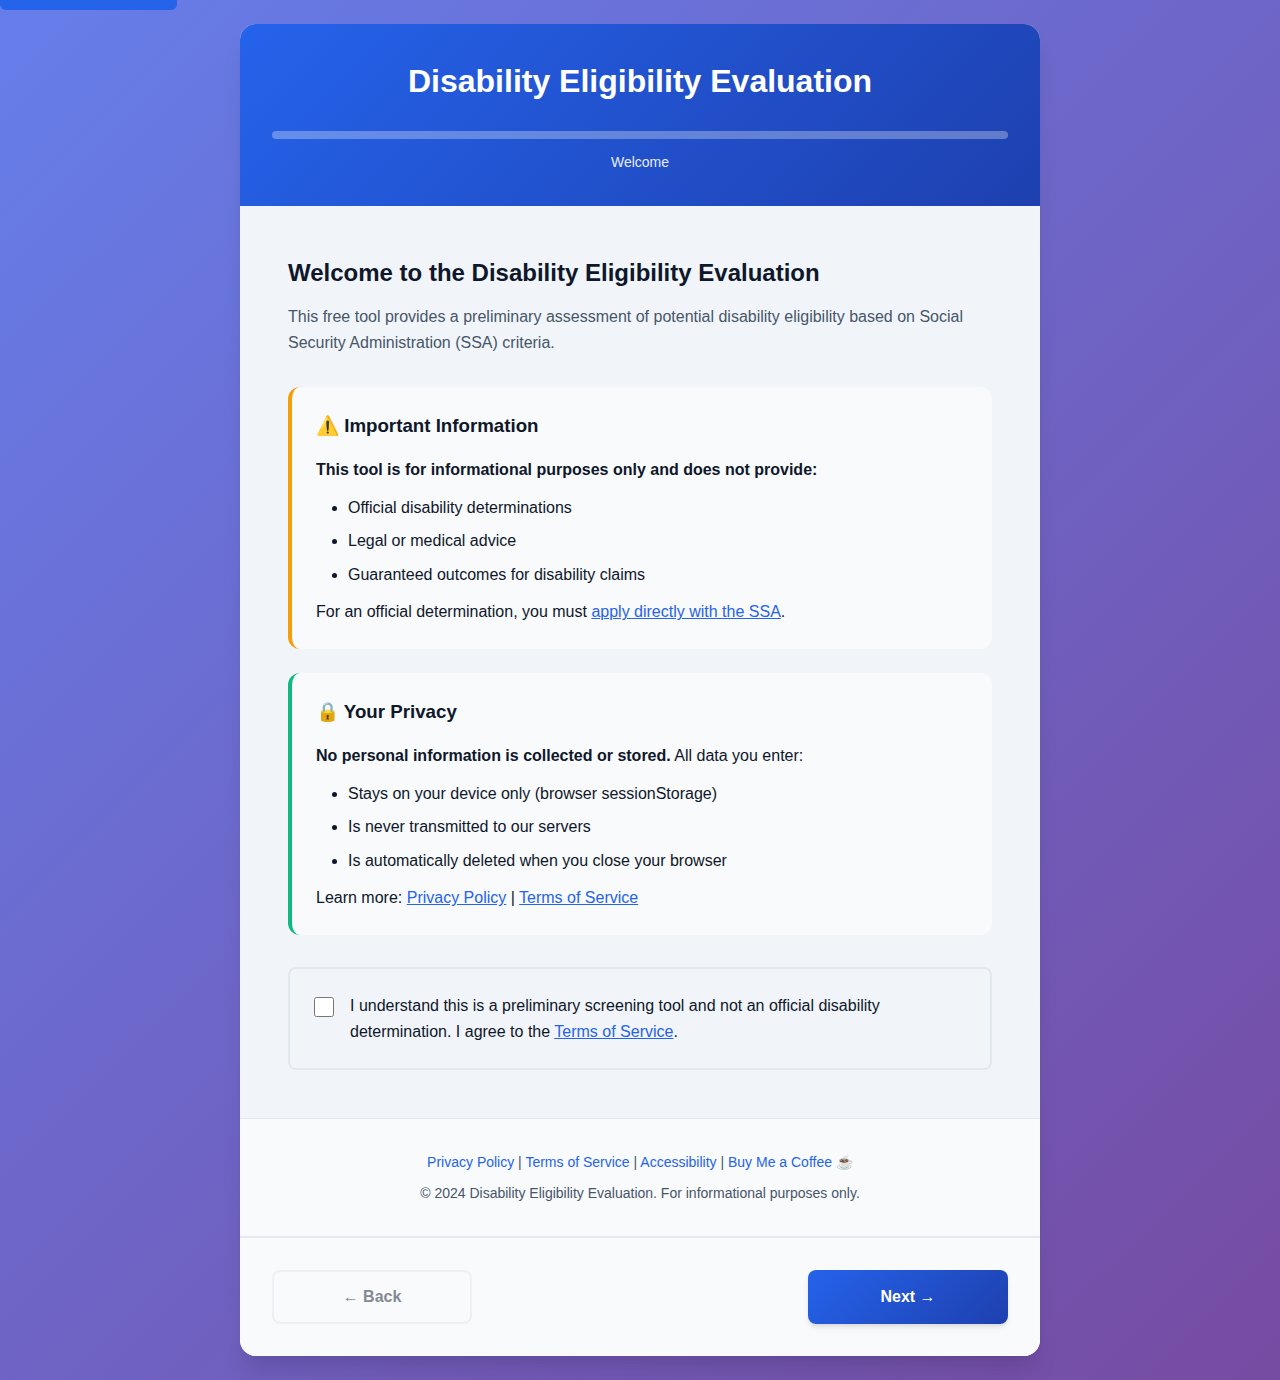
<file: index.html>
<!DOCTYPE html>
<html lang="en">

<head>
    <meta charset="UTF-8">
    <meta name="viewport" content="width=device-width, initial-scale=1.0">
    <title>Disability Eligibility Evaluation - Free SSA Screening Tool</title>
    <link rel="icon" type="image/png" href="favicon.png">
    <meta name="description"
        content="Free preliminary disability eligibility screening tool based on Social Security Administration criteria. Evaluate your potential eligibility for disability benefits.">

    <!-- Open Graph / Facebook -->
    <meta property="og:type" content="website">
    <meta property="og:title" content="Disability Eligibility Evaluation Tool">
    <meta property="og:description"
        content="Free preliminary screening tool to evaluate potential disability eligibility based on SSA criteria.">

    <!-- Twitter -->
    <meta name="twitter:card" content="summary">
    <meta name="twitter:title" content="Disability Eligibility Evaluation Tool">
    <meta name="twitter:description" content="Free preliminary screening tool for disability eligibility.">

    <link rel="stylesheet" href="styles.css">

    <!-- Structured Data -->
    <script type="application/ld+json">
    {
      "@context": "https://schema.org",
      "@type": "WebApplication",
      "name": "Disability Eligibility Evaluation",
      "description": "Preliminary disability eligibility screening tool based on SSA criteria",
      "applicationCategory": "HealthApplication",
      "offers": {
        "@type": "Offer",
        "price": "0",
        "priceCurrency": "USD"
      },
      "browserRequirements": "Requires JavaScript. Requires HTML5."
    }
    </script>
</head>

<body>
    <!-- Skip Navigation Link -->
    <a href="#mainContent" class="skip-link">Skip to main content</a>

    <div class="container">
        <header>
            <h1>Disability Eligibility Evaluation</h1>
            <div class="progress-container">
                <div class="progress-bar" id="progressBar"></div>
                <div class="progress-text" id="progressText">Step 1 of 8</div>
            </div>
        </header>

        <main id="mainContent" role="main">
            <!-- Page 0: Welcome & Disclaimer -->
            <div class="page active" id="page0">
                <h2>Welcome to the Disability Eligibility Evaluation</h2>
                <p class="page-description">This free tool provides a preliminary assessment of potential disability
                    eligibility based on Social Security Administration (SSA) criteria.</p>

                <div class="disclaimer-box">
                    <h3>⚠️ Important Information</h3>
                    <p><strong>This tool is for informational purposes only and does not provide:</strong></p>
                    <ul>
                        <li>Official disability determinations</li>
                        <li>Legal or medical advice</li>
                        <li>Guaranteed outcomes for disability claims</li>
                    </ul>
                    <p>For an official determination, you must <a href="https://www.ssa.gov/disability" target="_blank"
                            rel="noopener noreferrer">apply directly with the SSA</a>.</p>
                </div>

                <div class="privacy-notice">
                    <h3>🔒 Your Privacy</h3>
                    <p><strong>No personal information is collected or stored.</strong> All data you enter:</p>
                    <ul>
                        <li>Stays on your device only (browser sessionStorage)</li>
                        <li>Is never transmitted to our servers</li>
                        <li>Is automatically deleted when you close your browser</li>
                    </ul>
                    <p>Learn more: <a href="privacy-policy.html" target="_blank">Privacy Policy</a> | <a
                            href="terms-of-service.html" target="_blank">Terms of Service</a></p>
                </div>

                <div class="consent-box">
                    <label class="consent-label">
                        <input type="checkbox" id="consentCheckbox" aria-required="true">
                        <span>I understand this is a preliminary screening tool and not an official disability
                            determination. I agree to the <a href="terms-of-service.html" target="_blank">Terms of
                                Service</a>.</span>
                    </label>
                </div>
            </div>

            <!-- Page 1: Employment History -->
            <div class="page" id="page1">
                <h2>Employment History</h2>
                <p class="page-description">Please provide information about your job positions held within the last
                    five years.</p>

                <div id="jobsContainer">
                    <div class="job-entry">
                        <div class="form-group">
                            <label for="jobTitle1">Job Title</label>
                            <input type="text" id="jobTitle1" name="jobTitle1"
                                placeholder="e.g., Retail Sales Associate">
                        </div>
                        <div class="form-row">
                            <div class="form-group">
                                <label for="jobFrom1">From (mm/yyyy)</label>
                                <input type="text" id="jobFrom1" name="jobFrom1" placeholder="e.g., 01/2019"
                                    maxlength="7" class="date-input">
                            </div>
                            <div class="form-group">
                                <label for="jobTo1">To (mm/yyyy)</label>
                                <input type="text" id="jobTo1" name="jobTo1" placeholder="e.g., 12/2022" maxlength="7"
                                    class="date-input">
                            </div>
                        </div>
                    </div>
                </div>

                <button type="button" class="btn-secondary" id="addJobBtn">+ Add Another Job</button>
            </div>

            <!-- Page 2: Medical Conditions -->
            <div class="page" id="page2">
                <h2>Medical Conditions</h2>
                <p class="page-description">Please list all diagnosed medical conditions (physical and psychological).
                </p>

                <div class="form-group">
                    <label for="physicalConditions">Physical Conditions</label>
                    <textarea id="physicalConditions" name="physicalConditions" rows="4"
                        placeholder="List all physical conditions (e.g., back pain, arthritis, heart disease, respiratory issues)"></textarea>
                    <span class="help-text">Include all diagnosed physical conditions and their severity</span>
                </div>

                <div class="form-group">
                    <label for="psychologicalConditions">Psychological/Mental Health Conditions</label>
                    <textarea id="psychologicalConditions" name="psychologicalConditions" rows="4"
                        placeholder="List all mental health conditions (e.g., depression, anxiety, PTSD, bipolar disorder)"></textarea>
                    <span class="help-text">Include all diagnosed mental health conditions</span>
                </div>
            </div>

            <!-- Page 3: Physical Limitations -->
            <div class="page" id="page3">
                <h2>Physical Limitations</h2>
                <p class="page-description">Please describe your physical limitations and capabilities.</p>

                <div class="form-group">
                    <label for="standing">Standing Duration</label>
                    <select id="standing" name="standing">
                        <option value="">Select...</option>
                        <option value="none">Cannot stand</option>
                        <option value="less15">Less than 15 minutes</option>
                        <option value="15-30">15-30 minutes</option>
                        <option value="30-60">30-60 minutes</option>
                        <option value="1-2hours">1-2 hours</option>
                        <option value="2plus">More than 2 hours</option>
                    </select>
                </div>

                <div class="form-group">
                    <label for="sitting">Sitting Duration</label>
                    <select id="sitting" name="sitting">
                        <option value="">Select...</option>
                        <option value="none">Cannot sit</option>
                        <option value="less15">Less than 15 minutes</option>
                        <option value="15-30">15-30 minutes</option>
                        <option value="30-60">30-60 minutes</option>
                        <option value="1-2hours">1-2 hours</option>
                        <option value="2plus">More than 2 hours</option>
                    </select>
                </div>

                <div class="form-group">
                    <label for="walking">Walking Duration</label>
                    <select id="walking" name="walking">
                        <option value="">Select...</option>
                        <option value="none">Cannot walk</option>
                        <option value="less15">Less than 15 minutes</option>
                        <option value="15-30">15-30 minutes</option>
                        <option value="30-60">30-60 minutes</option>
                        <option value="1-2hours">1-2 hours</option>
                        <option value="2plus">More than 2 hours</option>
                    </select>
                </div>

                <div class="form-group">
                    <label for="lifting">Maximum Lifting Capacity</label>
                    <select id="lifting" name="lifting">
                        <option value="">Select...</option>
                        <option value="none">Cannot lift anything</option>
                        <option value="sedentary">Up to 10 lbs (Sedentary)</option>
                        <option value="light">Up to 20 lbs (Light)</option>
                        <option value="medium">Up to 50 lbs (Medium)</option>
                        <option value="heavy">More than 50 lbs (Heavy)</option>
                    </select>
                </div>

                <div class="form-group">
                    <label for="assistiveDevices">Assistive Devices Required</label>
                    <div class="checkbox-group">
                        <label><input type="checkbox" name="device" value="cane"> Cane</label>
                        <label><input type="checkbox" name="device" value="walker"> Walker</label>
                        <label><input type="checkbox" name="device" value="wheelchair"> Wheelchair</label>
                        <label><input type="checkbox" name="device" value="crutches"> Crutches</label>
                        <label><input type="checkbox" name="device" value="brace"> Brace/Support</label>
                        <label><input type="checkbox" name="device" value="other"> Other</label>
                    </div>
                </div>
            </div>

            <!-- Page 4: Cognitive Limitations -->
            <div class="page" id="page4">
                <h2>Cognitive Limitations</h2>
                <p class="page-description">Please provide information about cognitive assessments (if available).</p>

                <div class="form-group">
                    <label for="iqScore">IQ Score (if tested)</label>
                    <input type="number" id="iqScore" name="iqScore" min="0" max="200" placeholder="e.g., 85">
                    <span class="help-text">Leave blank if not tested</span>
                </div>

                <div class="form-group">
                    <label for="wechslerScore">Wechsler Score (if tested)</label>
                    <input type="number" id="wechslerScore" name="wechslerScore" min="0" max="200"
                        placeholder="e.g., 75">
                    <span class="help-text">Leave blank if not tested</span>
                </div>

                <div class="form-group">
                    <label for="cognitiveIssues">Cognitive Difficulties</label>
                    <textarea id="cognitiveIssues" name="cognitiveIssues" rows="4"
                        placeholder="Describe any difficulties with memory, concentration, understanding, following instructions, etc."></textarea>
                </div>
            </div>

            <!-- Page 5: Personal Care -->
            <div class="page" id="page5">
                <h2>Personal Care & Daily Activities</h2>
                <p class="page-description">Please indicate your ability to perform daily activities.</p>

                <div class="form-group">
                    <label>Shopping</label>
                    <div class="radio-group">
                        <label><input type="radio" name="shopping" value="independent"> Can do independently</label>
                        <label><input type="radio" name="shopping" value="assistance"> Need some assistance</label>
                        <label><input type="radio" name="shopping" value="unable"> Unable to do</label>
                    </div>
                </div>

                <div class="form-group">
                    <label>Cooking</label>
                    <div class="radio-group">
                        <label><input type="radio" name="cooking" value="independent"> Can do independently</label>
                        <label><input type="radio" name="cooking" value="assistance"> Need some assistance</label>
                        <label><input type="radio" name="cooking" value="unable"> Unable to do</label>
                    </div>
                </div>

                <div class="form-group">
                    <label>Home Cleaning</label>
                    <div class="radio-group">
                        <label><input type="radio" name="cleaning" value="independent"> Can do independently</label>
                        <label><input type="radio" name="cleaning" value="assistance"> Need some assistance</label>
                        <label><input type="radio" name="cleaning" value="unable"> Unable to do</label>
                    </div>
                </div>

                <div class="form-group">
                    <label>Driving</label>
                    <div class="radio-group">
                        <label><input type="radio" name="driving" value="independent"> Can drive independently</label>
                        <label><input type="radio" name="driving" value="limited"> Limited driving ability</label>
                        <label><input type="radio" name="driving" value="unable"> Cannot drive</label>
                    </div>
                </div>

                <div class="form-group">
                    <label>Personal Hygiene</label>
                    <div class="radio-group">
                        <label><input type="radio" name="hygiene" value="independent"> Can do independently</label>
                        <label><input type="radio" name="hygiene" value="assistance"> Need some assistance</label>
                        <label><input type="radio" name="hygiene" value="unable"> Unable to do</label>
                    </div>
                </div>
            </div>

            <!-- Page 6: Educational History -->
            <div class="page" id="page6">
                <h2>Educational History</h2>
                <p class="page-description">Please provide information about your educational background.</p>

                <div class="form-group">
                    <label for="lastGrade">Level Completed</label>
                    <select id="lastGrade" name="lastGrade">
                        <option value="">Select...</option>
                        <option value="0-8">8th grade or less</option>
                        <option value="9">9th grade</option>
                        <option value="10">10th grade</option>
                        <option value="11">11th grade</option>
                        <option value="12">12th grade</option>
                        <option value="ged">GED</option>
                        <option value="highschool">High School Diploma</option>
                        <option value="some-college">Some College</option>
                        <option value="associate">Associate Degree</option>
                        <option value="bachelor">Bachelor's Degree</option>
                        <option value="graduate">Graduate Degree</option>
                    </select>
                </div>

                <div class="form-group">
                    <label for="specialEducation">Special Education</label>
                    <div class="radio-group">
                        <label><input type="radio" name="specialEducation" value="yes"> Yes</label>
                        <label><input type="radio" name="specialEducation" value="no"> No</label>
                    </div>
                </div>

                <div class="form-group">
                    <label for="literacy">Reading and Writing Ability</label>
                    <select id="literacy" name="literacy">
                        <option value="">Select...</option>
                        <option value="illiterate">Cannot read or write</option>
                        <option value="limited">Limited ability</option>
                        <option value="marginal">Marginal ability</option>
                        <option value="proficient">Proficient</option>
                    </select>
                </div>
            </div>

            <!-- Page 7: Employment Date -->
            <div class="page" id="page7">
                <h2>Employment Status</h2>
                <p class="page-description">Please provide your current employment status.</p>

                <div class="form-group">
                    <label for="currentlyWorking">Currently Working</label>
                    <div class="radio-group">
                        <label><input type="radio" name="currentlyWorking" value="yes"> Yes</label>
                        <label><input type="radio" name="currentlyWorking" value="no"> No</label>
                    </div>
                </div>

                <div class="form-group">
                    <label for="lastEmployed">Last Employed</label>
                    <input type="text" id="lastEmployed" name="lastEmployed" placeholder="mm/yyyy" maxlength="7"
                        class="date-input">
                    <span class="help-text">Select your last month and year of work</span>
                </div>
            </div>

            <!-- Page 8: Age -->
            <div class="page" id="page8">
                <h2>Personal Information</h2>
                <p class="page-description">Please provide your current age.</p>

                <div class="form-group">
                    <label for="currentAge">Current Age</label>
                    <input type="number" id="currentAge" name="currentAge" min="0" max="120" placeholder="e.g., 45">
                    <span class="help-text">Step 8: Final Step - Enter age to generate results</span>
                </div>
            </div>

            <!-- Results Page -->
            <div class="page" id="resultsPage">
                <div class="results-container">
                    <h2>Evaluation Results</h2>

                    <div class="result-determination" id="resultDetermination">
                        <!-- Will be populated by JavaScript -->
                    </div>

                    <div class="result-explanation" id="resultExplanation">
                        <!-- Will be populated by JavaScript -->
                    </div>

                    <div class="ssa-age-guidelines" id="ssaAgeGuidelines">
                        <h3>SSA Age Categories & Eligibility</h3>
                        <p>The SSA uses "Medical-Vocational Guidelines" (Grid Rules) that consider age as a key factor.
                            Generally, it becomes more favorable to qualify as you reach higher age categories:</p>
                        <ul>
                            <li><strong>Under 50 (Younger Individual):</strong> You are generally expected to be able to
                                adjust to other types of work. Qualifying usually requires meeting a specific medical
                                listing or demonstrating an inability to perform even the simplest jobs.</li>
                            <li><strong>50-54 (Closely Approaching Advanced Age):</strong> Rules become significantly
                                more
                                favorable. If your limitations restrict you to sedentary or light work, SSA acknowledges
                                the increasing difficulty of transitioning to new occupations.</li>
                            <li><strong>55-59 (Advanced Age):</strong> At this stage, the rules are even more lenient,
                                especially for those with physical limitations or non-transferable skills.</li>
                            <li><strong>60 and over (Closely Approaching Retirement Age):</strong> These are the most
                                favorable rules. SSA recognizes the substantial challenges of learning new skills and
                                entering new workplaces at this stage.</li>
                        </ul>

                        <h3>Official Eligibility Listings</h3>
                        <p>For detailed medical criteria used by the SSA to evaluate specific conditions, refer to the
                            "Blue Book":</p>
                        <div class="eligibility-links">
                            <a href="https://www.ssa.gov/disability/professionals/bluebook/AdultListings.htm"
                                target="_blank" class="listing-link">Adult Medical Listings (Part A)</a>
                            <a href="https://www.ssa.gov/disability/professionals/bluebook/ChildhoodListings.htm"
                                target="_blank" class="listing-link">Childhood Medical Listings (Part B)</a>
                        </div>
                    </div>

                    <div class="disclaimer">
                        <h3>Important Disclaimer</h3>
                        <p>This is only a <strong>preliminary screening tool</strong> and does not constitute an
                            official disability determination. Each disability claim is examined and adjudicated by the
                            Social Security Administration based on all collected medical evidence, work history, and
                            individual circumstances.</p>
                        <p>This evaluation is for informational purposes only and should not be relied upon as legal or
                            medical advice. If you are unable to sustain any form of gainful employment due to your
                            health conditions,
                            we strongly recommend
                            <a href="https://www.ssa.gov/disability" target="_blank"
                                rel="noopener noreferrer">submitting a formal application to the SSA</a>
                            for an official determination.
                        </p>
                    </div>

                    <div class="result-actions">
                        <button type="button" class="btn-primary" id="printResults">Print Results</button>
                        <button type="button" class="btn-secondary" id="startOver">Start New Evaluation</button>
                    </div>
                </div>
            </div>
        </main>

        <div class="site-footer">
            <p>
                <a href="privacy-policy.html" target="_blank">Privacy Policy</a> |
                <a href="terms-of-service.html" target="_blank">Terms of Service</a> |
                <a href="accessibility-statement.html" target="_blank">Accessibility</a> |
                <a href="https://www.buymeacoffee.com/disabilityselfscreen" target="_blank">Buy Me a Coffee ☕</a>
            </p>
            <p class="copyright">© 2024 Disability Eligibility Evaluation. For informational purposes only.</p>
        </div>

        <footer role="contentinfo">
            <div class="navigation-buttons">
                <button type="button" class="btn-secondary" id="backBtn" disabled>← Back</button>
                <button type="button" class="btn-primary" id="nextBtn">Next →</button>
            </div>
        </footer>
    </div>

    <script src="app.js"></script>
    <!-- Buy Me a Coffee Widget -->
    <script data-name="BMC-Widget" data-cfasync="false" src="https://cdnjs.buymeacoffee.com/1.0.0/widget.prod.min.js"
        data-id="disabilityselfscreen" data-description="Support me on Buy me a coffee!" data-message=""
        data-color="#5F7FFF" data-position="Right" data-x_margin="18" data-y_margin="18"></script>
</body>

</html>
</file>
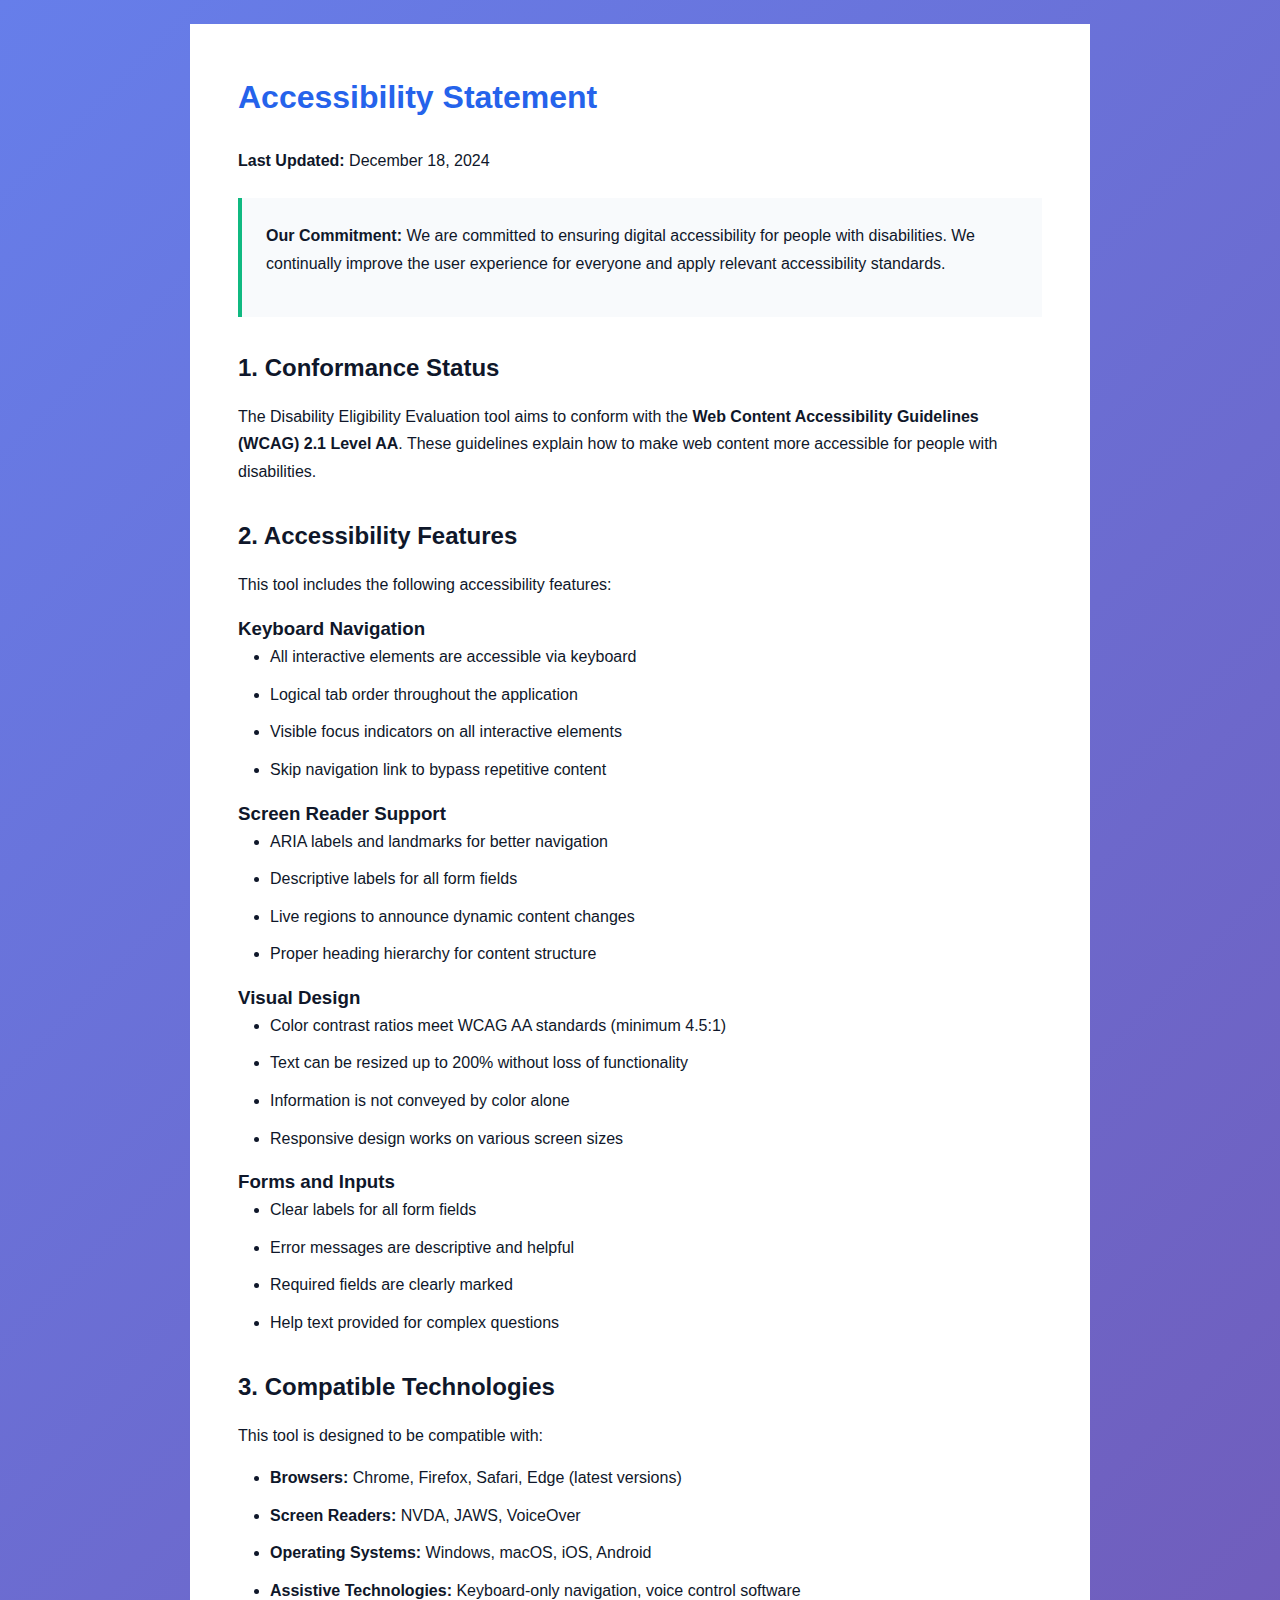
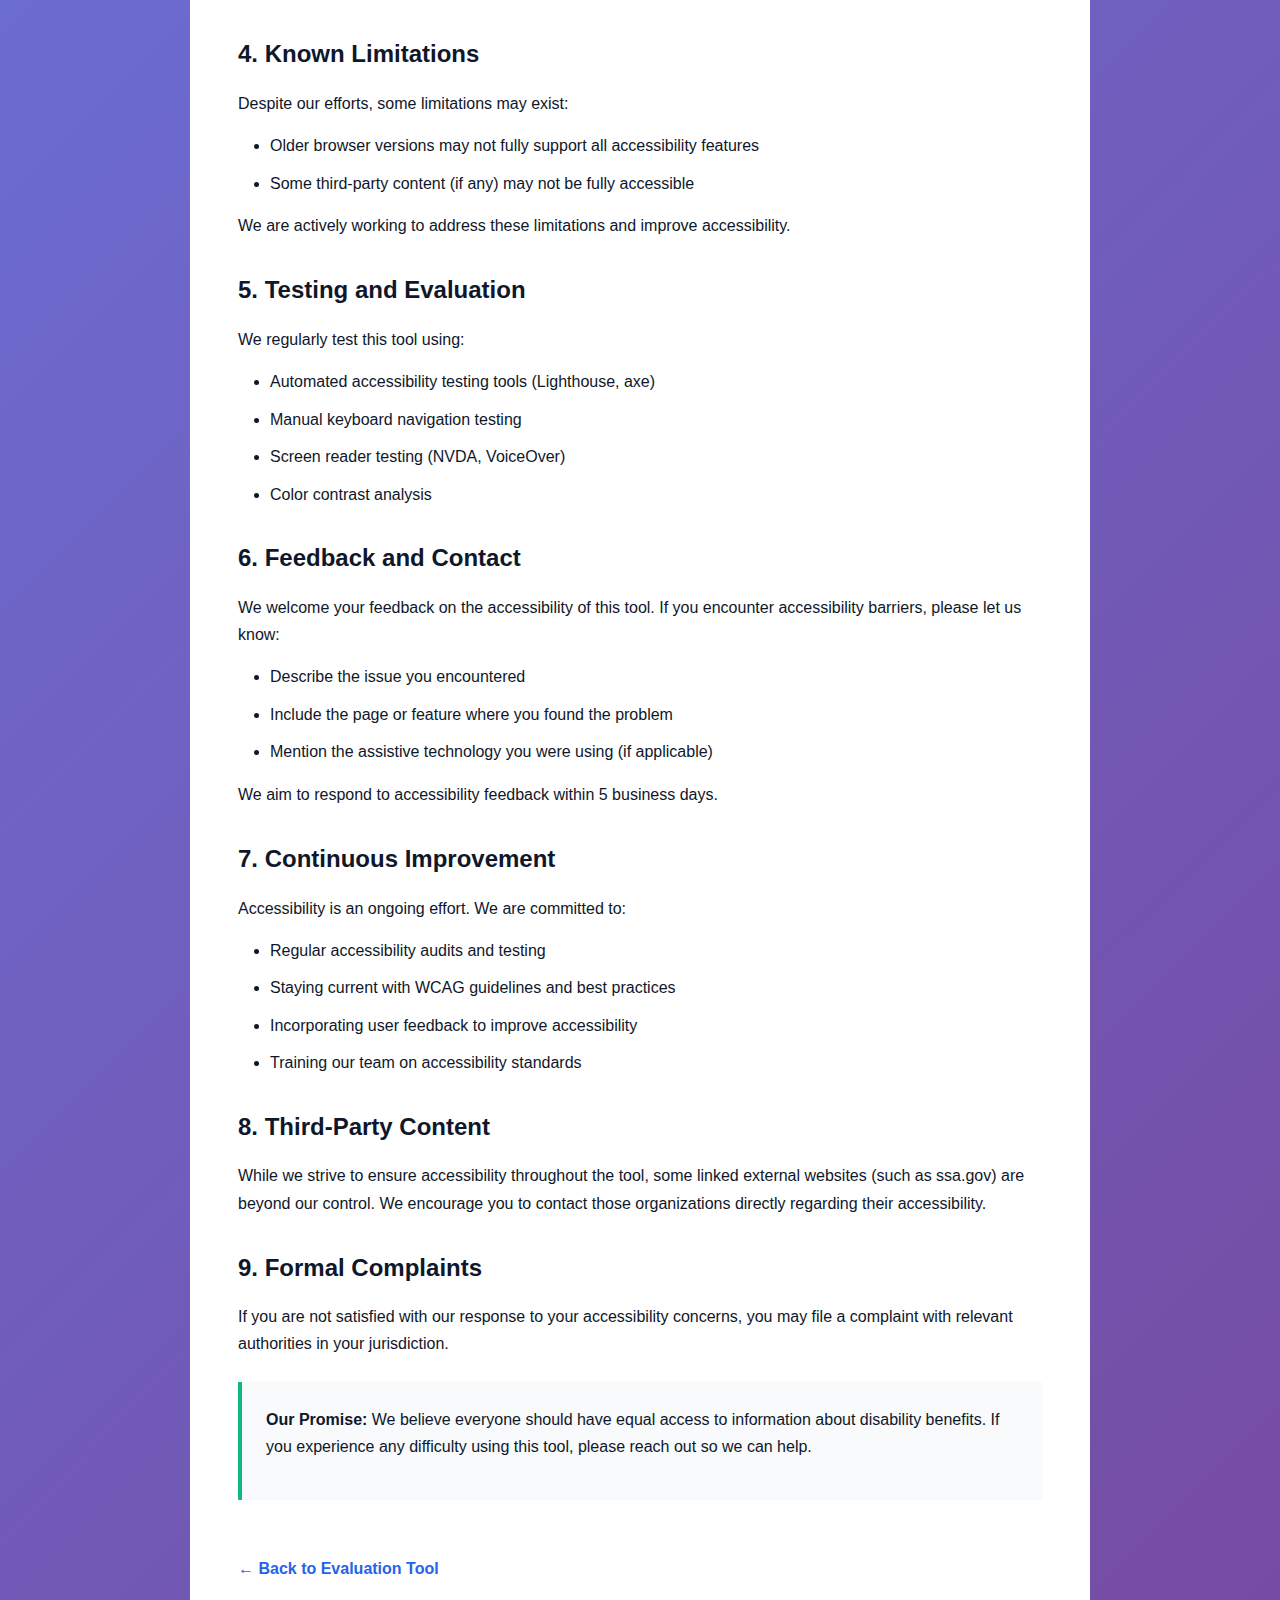
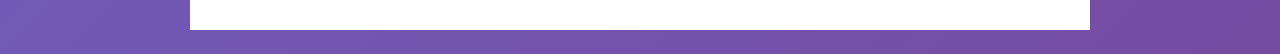
<file: accessibility-statement.html>
<!DOCTYPE html>
<html lang="en">

<head>
    <meta charset="UTF-8">
    <meta name="viewport" content="width=device-width, initial-scale=1.0">
    <title>Accessibility Statement - Disability Eligibility Evaluation</title>
    <meta name="description" content="Accessibility statement for the Disability Eligibility Evaluation tool">
    <link rel="stylesheet" href="styles.css">
    <style>
        .legal-content {
            max-width: 900px;
            margin: 0 auto;
            padding: var(--spacing-2xl);
            background: var(--bg-primary);
        }

        .legal-content h1 {
            color: var(--primary-color);
            margin-bottom: var(--spacing-lg);
        }

        .legal-content h2 {
            color: var(--text-primary);
            margin-top: var(--spacing-xl);
            margin-bottom: var(--spacing-md);
        }

        .legal-content p {
            margin-bottom: var(--spacing-md);
            line-height: 1.7;
        }

        .legal-content ul {
            margin-left: var(--spacing-xl);
            margin-bottom: var(--spacing-md);
        }

        .legal-content li {
            margin-bottom: var(--spacing-sm);
        }

        .highlight-box {
            background: var(--bg-secondary);
            padding: var(--spacing-lg);
            border-left: 4px solid var(--success-color);
            margin: var(--spacing-lg) 0;
        }

        .back-link {
            display: inline-block;
            margin-top: var(--spacing-xl);
            color: var(--primary-color);
            text-decoration: none;
            font-weight: 600;
        }

        .back-link:hover {
            text-decoration: underline;
        }
    </style>
</head>

<body>
    <div class="legal-content">
        <h1>Accessibility Statement</h1>
        <p><strong>Last Updated:</strong> December 18, 2024</p>

        <div class="highlight-box">
            <p><strong>Our Commitment:</strong> We are committed to ensuring digital accessibility for people with
                disabilities. We continually improve the user experience for everyone and apply relevant accessibility
                standards.</p>
        </div>

        <h2>1. Conformance Status</h2>
        <p>The Disability Eligibility Evaluation tool aims to conform with the <strong>Web Content Accessibility
                Guidelines (WCAG) 2.1 Level AA</strong>. These guidelines explain how to make web content more
            accessible for people with disabilities.</p>

        <h2>2. Accessibility Features</h2>
        <p>This tool includes the following accessibility features:</p>

        <h3>Keyboard Navigation</h3>
        <ul>
            <li>All interactive elements are accessible via keyboard</li>
            <li>Logical tab order throughout the application</li>
            <li>Visible focus indicators on all interactive elements</li>
            <li>Skip navigation link to bypass repetitive content</li>
        </ul>

        <h3>Screen Reader Support</h3>
        <ul>
            <li>ARIA labels and landmarks for better navigation</li>
            <li>Descriptive labels for all form fields</li>
            <li>Live regions to announce dynamic content changes</li>
            <li>Proper heading hierarchy for content structure</li>
        </ul>

        <h3>Visual Design</h3>
        <ul>
            <li>Color contrast ratios meet WCAG AA standards (minimum 4.5:1)</li>
            <li>Text can be resized up to 200% without loss of functionality</li>
            <li>Information is not conveyed by color alone</li>
            <li>Responsive design works on various screen sizes</li>
        </ul>

        <h3>Forms and Inputs</h3>
        <ul>
            <li>Clear labels for all form fields</li>
            <li>Error messages are descriptive and helpful</li>
            <li>Required fields are clearly marked</li>
            <li>Help text provided for complex questions</li>
        </ul>

        <h2>3. Compatible Technologies</h2>
        <p>This tool is designed to be compatible with:</p>
        <ul>
            <li><strong>Browsers:</strong> Chrome, Firefox, Safari, Edge (latest versions)</li>
            <li><strong>Screen Readers:</strong> NVDA, JAWS, VoiceOver</li>
            <li><strong>Operating Systems:</strong> Windows, macOS, iOS, Android</li>
            <li><strong>Assistive Technologies:</strong> Keyboard-only navigation, voice control software</li>
        </ul>

        <h2>4. Known Limitations</h2>
        <p>Despite our efforts, some limitations may exist:</p>
        <ul>
            <li>Older browser versions may not fully support all accessibility features</li>
            <li>Some third-party content (if any) may not be fully accessible</li>
        </ul>
        <p>We are actively working to address these limitations and improve accessibility.</p>

        <h2>5. Testing and Evaluation</h2>
        <p>We regularly test this tool using:</p>
        <ul>
            <li>Automated accessibility testing tools (Lighthouse, axe)</li>
            <li>Manual keyboard navigation testing</li>
            <li>Screen reader testing (NVDA, VoiceOver)</li>
            <li>Color contrast analysis</li>
        </ul>

        <h2>6. Feedback and Contact</h2>
        <p>We welcome your feedback on the accessibility of this tool. If you encounter accessibility barriers, please
            let us know:</p>
        <ul>
            <li>Describe the issue you encountered</li>
            <li>Include the page or feature where you found the problem</li>
            <li>Mention the assistive technology you were using (if applicable)</li>
        </ul>
        <p>We aim to respond to accessibility feedback within 5 business days.</p>

        <h2>7. Continuous Improvement</h2>
        <p>Accessibility is an ongoing effort. We are committed to:</p>
        <ul>
            <li>Regular accessibility audits and testing</li>
            <li>Staying current with WCAG guidelines and best practices</li>
            <li>Incorporating user feedback to improve accessibility</li>
            <li>Training our team on accessibility standards</li>
        </ul>

        <h2>8. Third-Party Content</h2>
        <p>While we strive to ensure accessibility throughout the tool, some linked external websites (such as ssa.gov)
            are beyond our control. We encourage you to contact those organizations directly regarding their
            accessibility.</p>

        <h2>9. Formal Complaints</h2>
        <p>If you are not satisfied with our response to your accessibility concerns, you may file a complaint with
            relevant authorities in your jurisdiction.</p>

        <div class="highlight-box">
            <p><strong>Our Promise:</strong> We believe everyone should have equal access to information about
                disability benefits. If you experience any difficulty using this tool, please reach out so we can help.
            </p>
        </div>

        <a href="index.html" class="back-link">← Back to Evaluation Tool</a>
    </div>
</body>

</html>
</file>
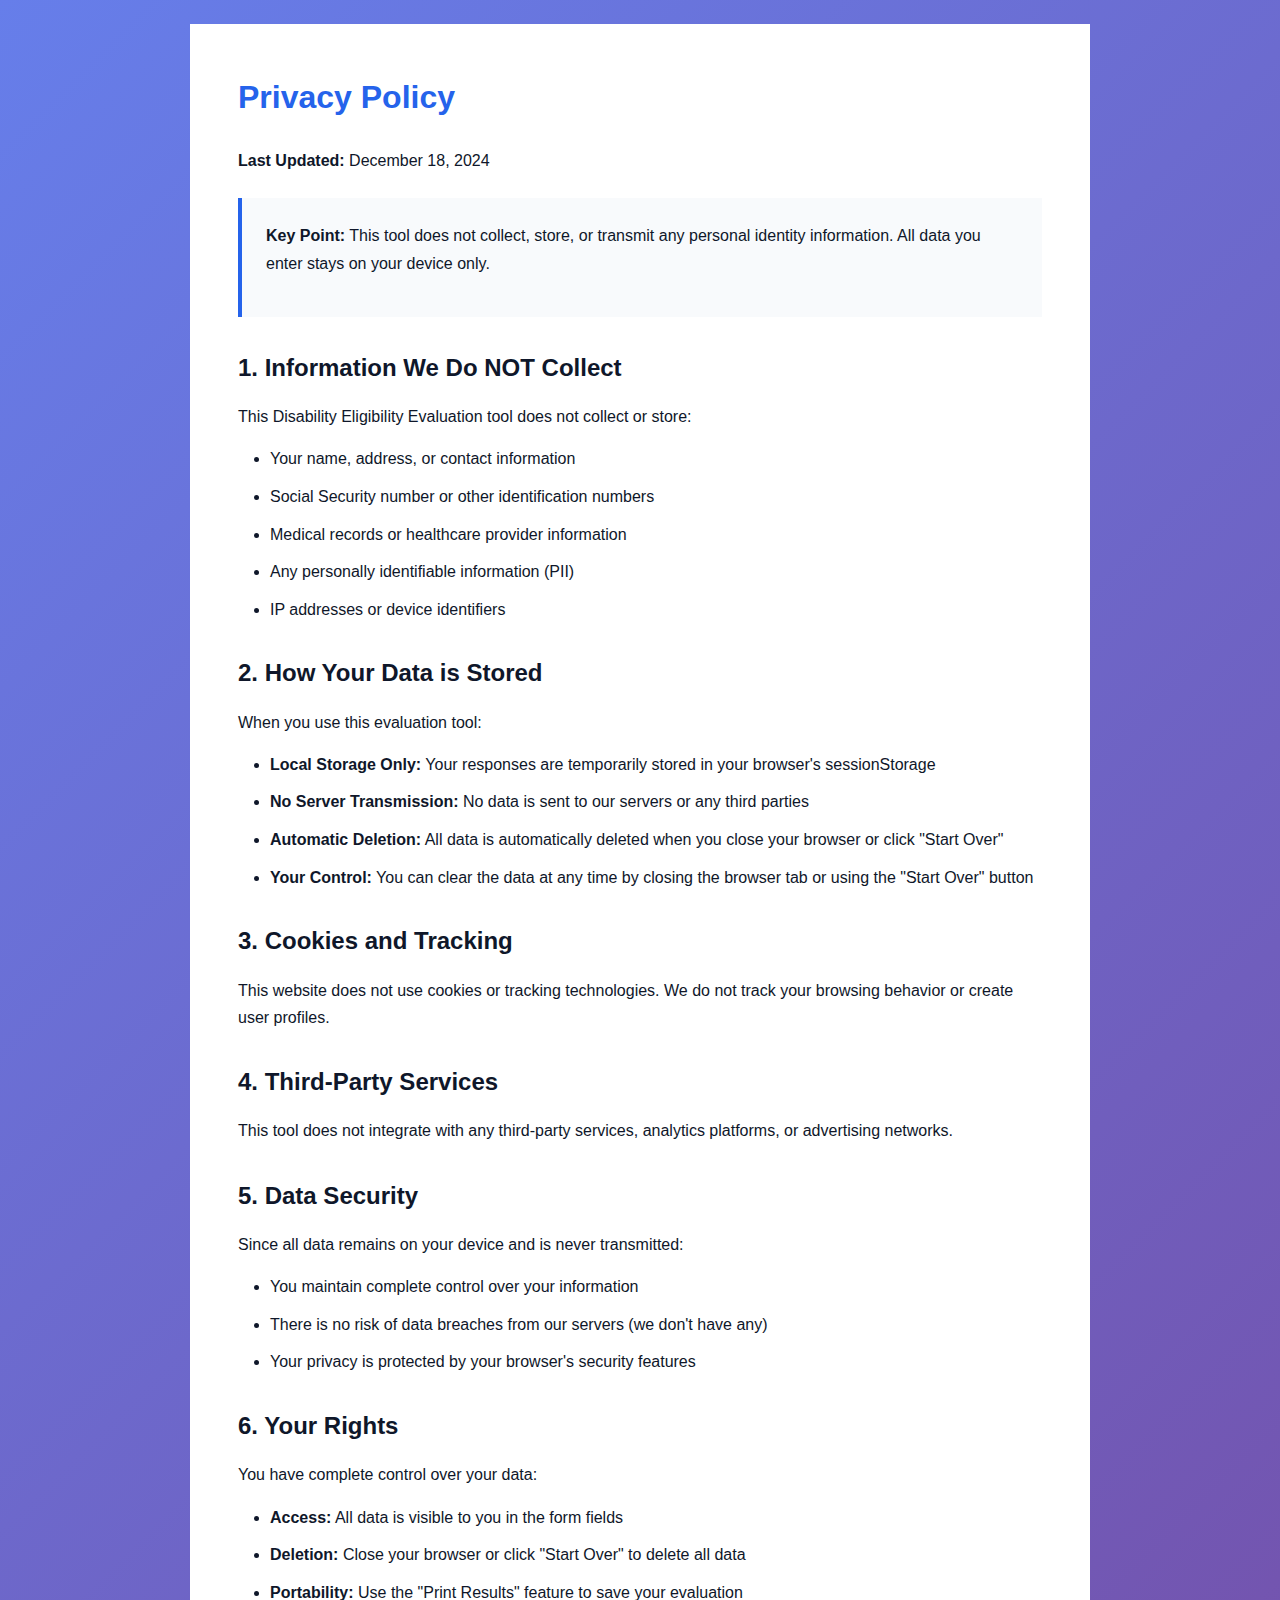
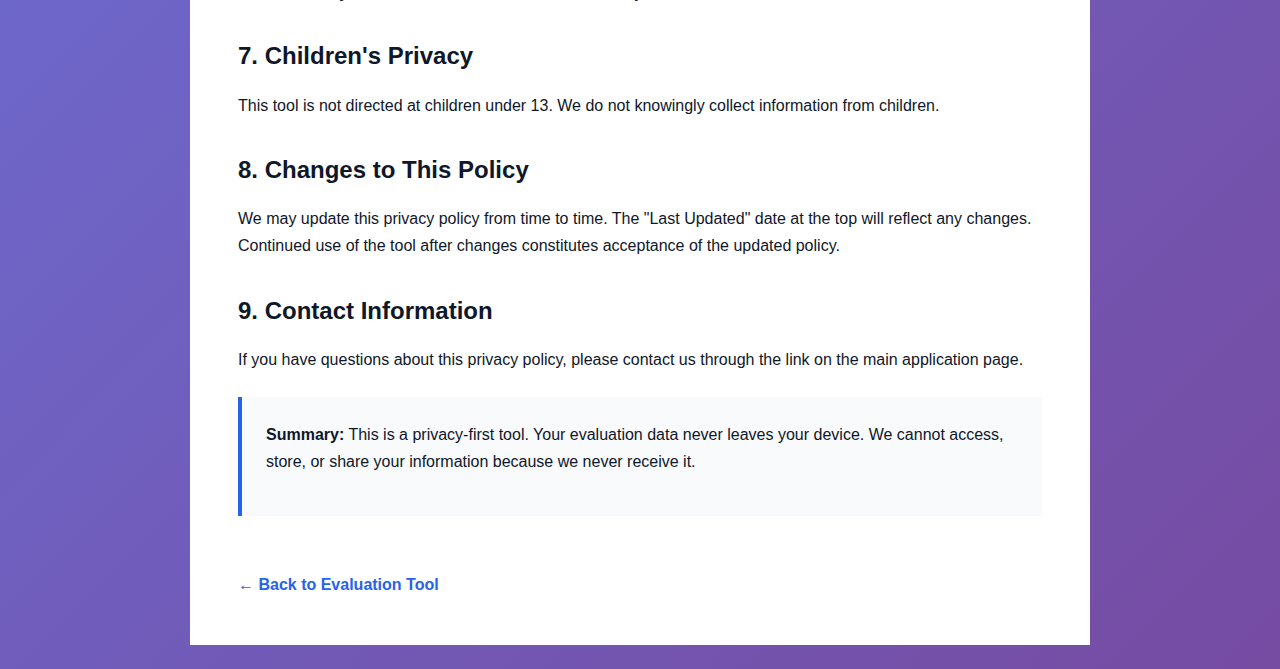
<file: privacy-policy.html>
<!DOCTYPE html>
<html lang="en">

<head>
    <meta charset="UTF-8">
    <meta name="viewport" content="width=device-width, initial-scale=1.0">
    <title>Privacy Policy - Disability Eligibility Evaluation</title>
    <meta name="description" content="Privacy policy for the Disability Eligibility Evaluation tool">
    <link rel="stylesheet" href="styles.css">
    <style>
        .legal-content {
            max-width: 900px;
            margin: 0 auto;
            padding: var(--spacing-2xl);
            background: var(--bg-primary);
        }

        .legal-content h1 {
            color: var(--primary-color);
            margin-bottom: var(--spacing-lg);
        }

        .legal-content h2 {
            color: var(--text-primary);
            margin-top: var(--spacing-xl);
            margin-bottom: var(--spacing-md);
        }

        .legal-content p {
            margin-bottom: var(--spacing-md);
            line-height: 1.7;
        }

        .legal-content ul {
            margin-left: var(--spacing-xl);
            margin-bottom: var(--spacing-md);
        }

        .legal-content li {
            margin-bottom: var(--spacing-sm);
        }

        .highlight-box {
            background: var(--bg-secondary);
            padding: var(--spacing-lg);
            border-left: 4px solid var(--primary-color);
            margin: var(--spacing-lg) 0;
        }

        .back-link {
            display: inline-block;
            margin-top: var(--spacing-xl);
            color: var(--primary-color);
            text-decoration: none;
            font-weight: 600;
        }

        .back-link:hover {
            text-decoration: underline;
        }
    </style>
</head>

<body>
    <div class="legal-content">
        <h1>Privacy Policy</h1>
        <p><strong>Last Updated:</strong> December 18, 2024</p>

        <div class="highlight-box">
            <p><strong>Key Point:</strong> This tool does not collect, store, or transmit any personal identity
                information. All data you enter stays on your device only.</p>
        </div>

        <h2>1. Information We Do NOT Collect</h2>
        <p>This Disability Eligibility Evaluation tool does not collect or store:</p>
        <ul>
            <li>Your name, address, or contact information</li>
            <li>Social Security number or other identification numbers</li>
            <li>Medical records or healthcare provider information</li>
            <li>Any personally identifiable information (PII)</li>
            <li>IP addresses or device identifiers</li>
        </ul>

        <h2>2. How Your Data is Stored</h2>
        <p>When you use this evaluation tool:</p>
        <ul>
            <li><strong>Local Storage Only:</strong> Your responses are temporarily stored in your browser's
                sessionStorage</li>
            <li><strong>No Server Transmission:</strong> No data is sent to our servers or any third parties</li>
            <li><strong>Automatic Deletion:</strong> All data is automatically deleted when you close your browser or
                click "Start Over"</li>
            <li><strong>Your Control:</strong> You can clear the data at any time by closing the browser tab or using
                the "Start Over" button</li>
        </ul>

        <h2>3. Cookies and Tracking</h2>
        <p>This website does not use cookies or tracking technologies. We do not track your browsing behavior or create
            user profiles.</p>

        <h2>4. Third-Party Services</h2>
        <p>This tool does not integrate with any third-party services, analytics platforms, or advertising networks.
        </p>

        <h2>5. Data Security</h2>
        <p>Since all data remains on your device and is never transmitted:</p>
        <ul>
            <li>You maintain complete control over your information</li>
            <li>There is no risk of data breaches from our servers (we don't have any)</li>
            <li>Your privacy is protected by your browser's security features</li>
        </ul>

        <h2>6. Your Rights</h2>
        <p>You have complete control over your data:</p>
        <ul>
            <li><strong>Access:</strong> All data is visible to you in the form fields</li>
            <li><strong>Deletion:</strong> Close your browser or click "Start Over" to delete all data</li>
            <li><strong>Portability:</strong> Use the "Print Results" feature to save your evaluation</li>
        </ul>

        <h2>7. Children's Privacy</h2>
        <p>This tool is not directed at children under 13. We do not knowingly collect information from children.</p>

        <h2>8. Changes to This Policy</h2>
        <p>We may update this privacy policy from time to time. The "Last Updated" date at the top will reflect any
            changes. Continued use of the tool after changes constitutes acceptance of the updated policy.</p>

        <h2>9. Contact Information</h2>
        <p>If you have questions about this privacy policy, please contact us through the link on the main application
            page.</p>

        <div class="highlight-box">
            <p><strong>Summary:</strong> This is a privacy-first tool. Your evaluation data never leaves your device.
                We cannot access, store, or share your information because we never receive it.</p>
        </div>

        <a href="index.html" class="back-link">← Back to Evaluation Tool</a>
    </div>
</body>

</html>
</file>
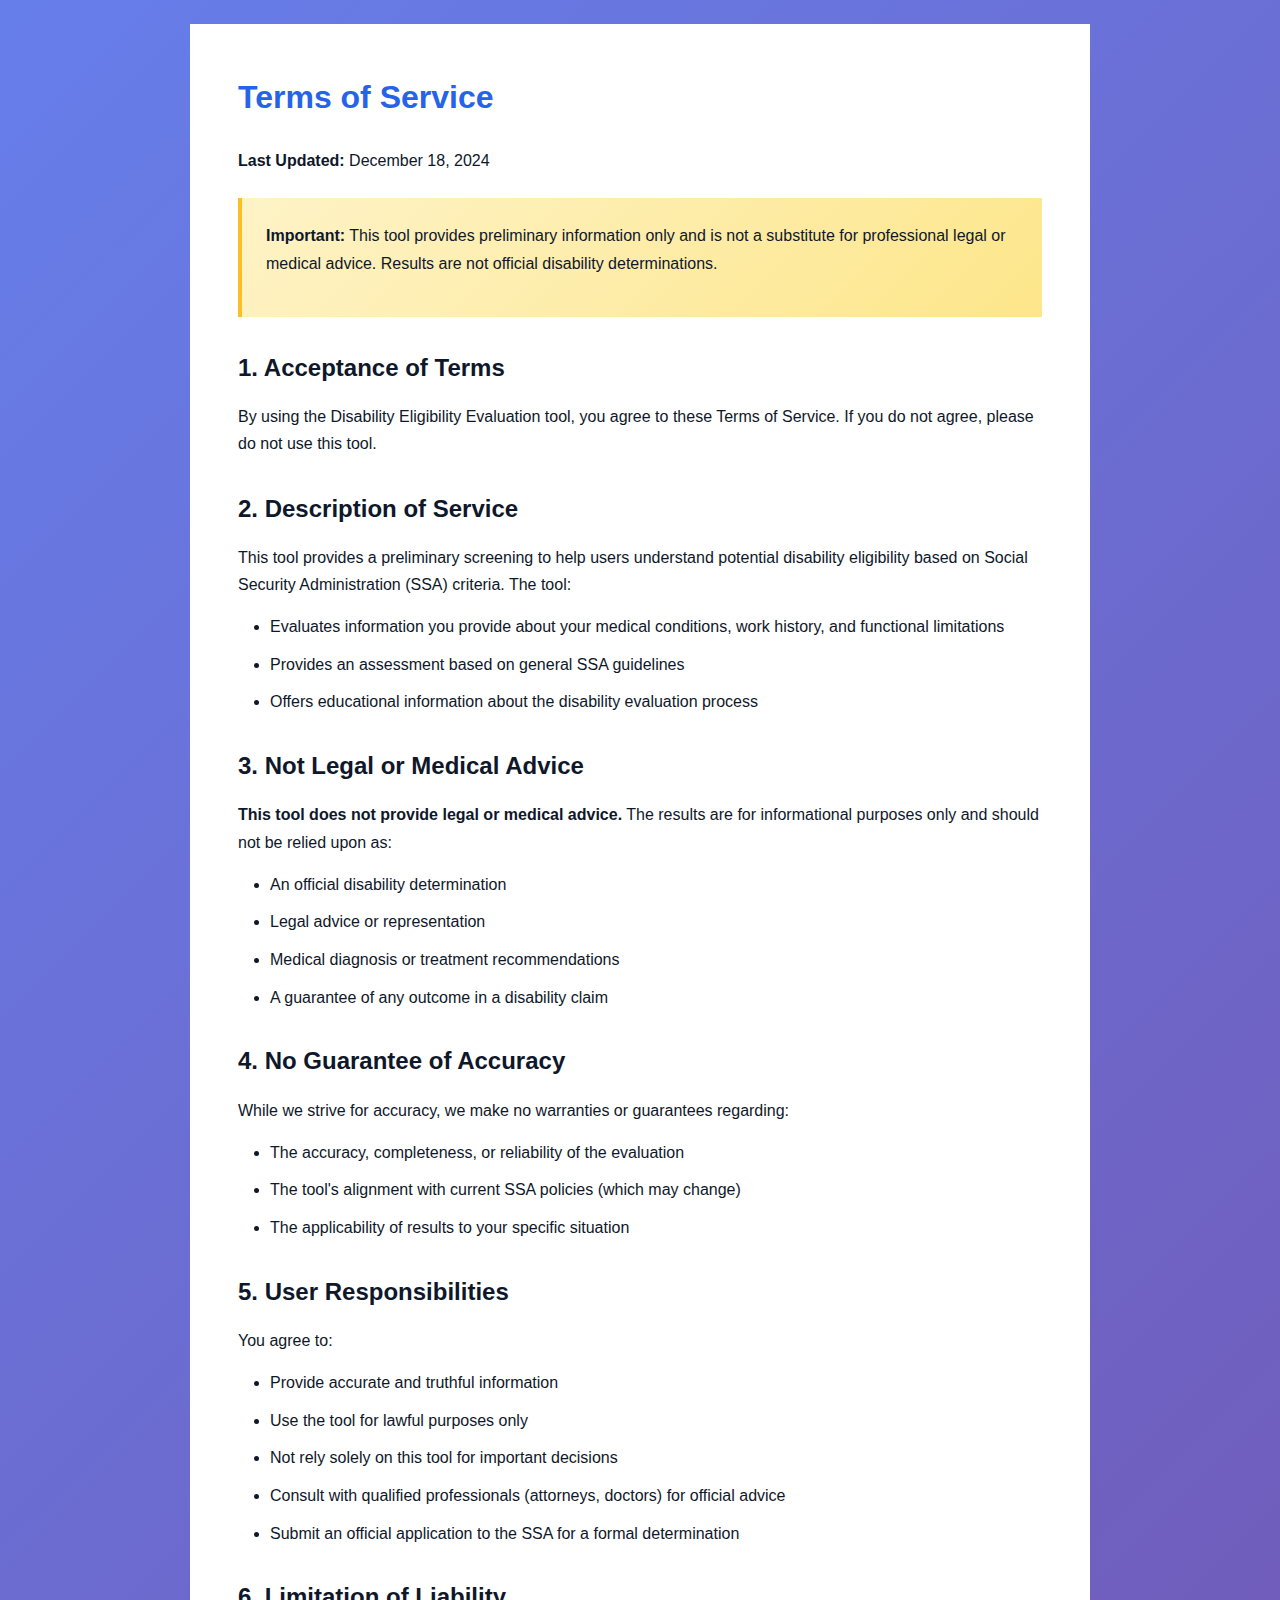
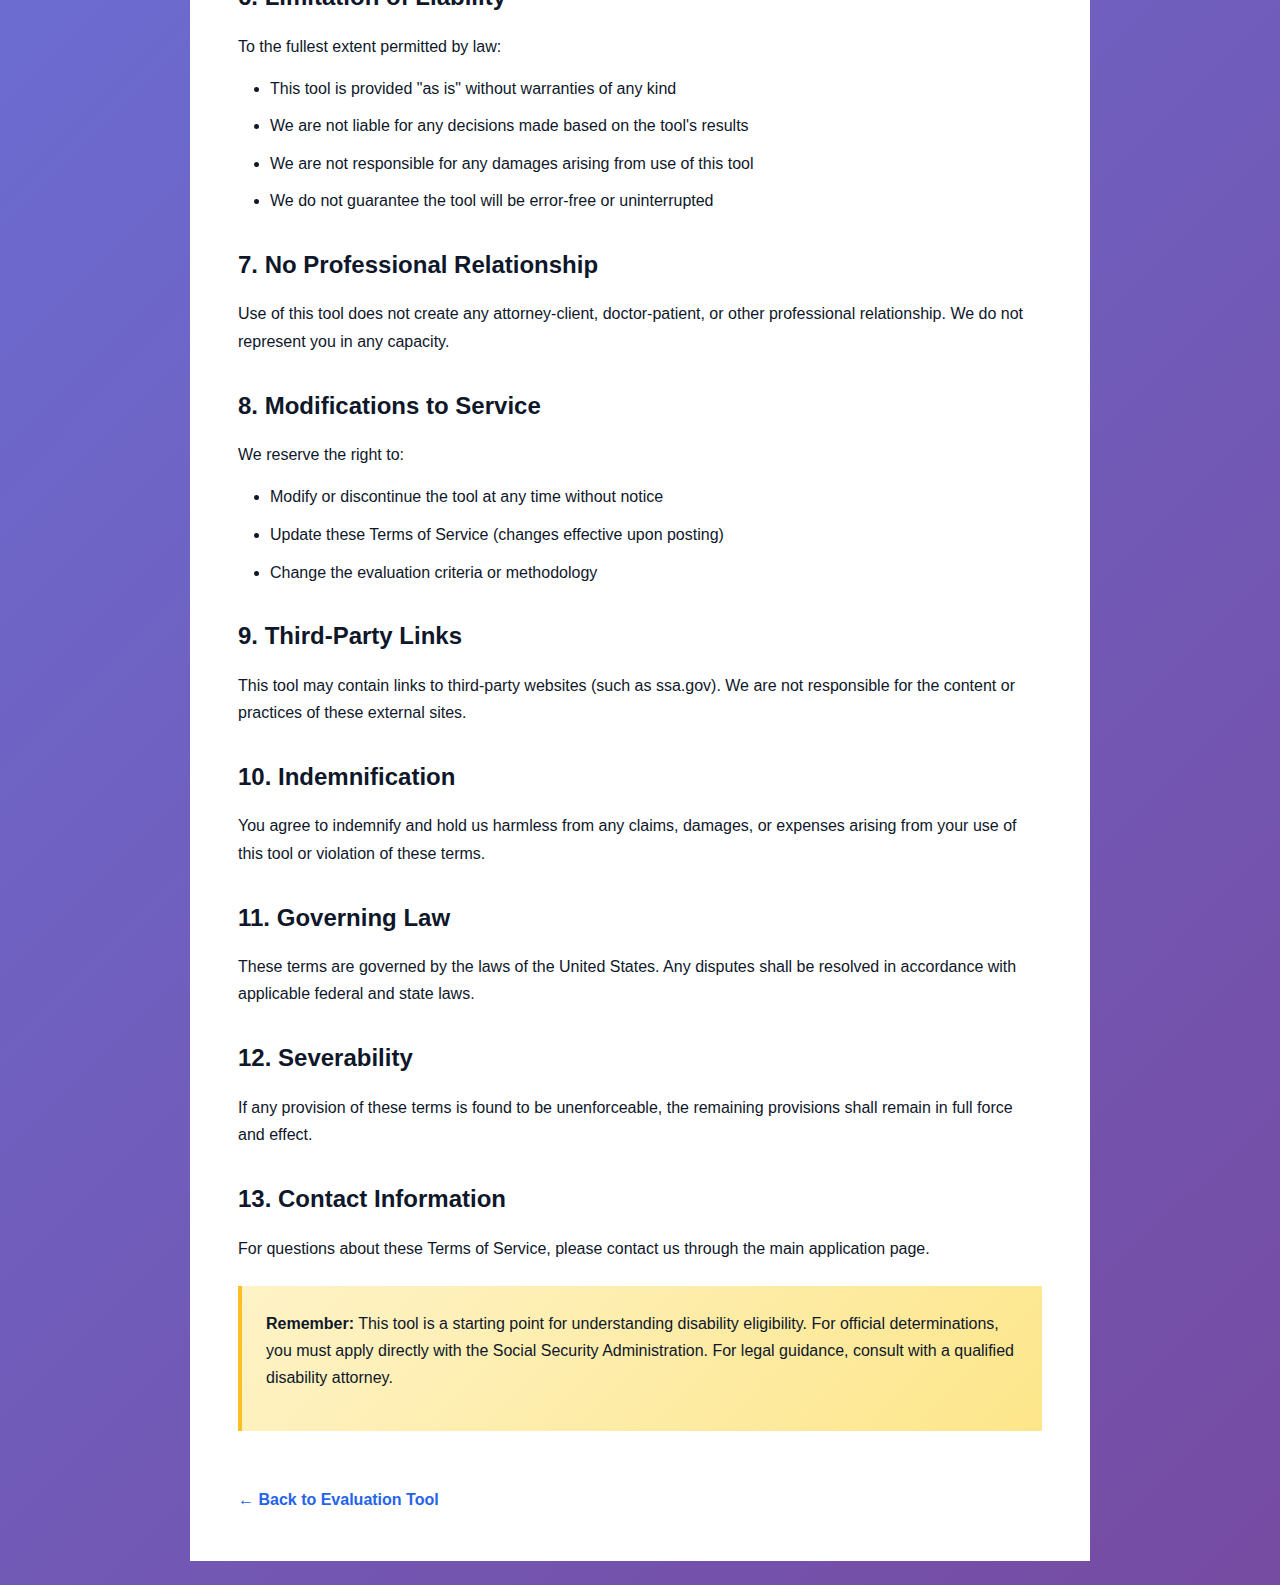
<file: terms-of-service.html>
<!DOCTYPE html>
<html lang="en">

<head>
    <meta charset="UTF-8">
    <meta name="viewport" content="width=device-width, initial-scale=1.0">
    <title>Terms of Service - Disability Eligibility Evaluation</title>
    <meta name="description" content="Terms of service for the Disability Eligibility Evaluation tool">
    <link rel="stylesheet" href="styles.css">
    <style>
        .legal-content {
            max-width: 900px;
            margin: 0 auto;
            padding: var(--spacing-2xl);
            background: var(--bg-primary);
        }

        .legal-content h1 {
            color: var(--primary-color);
            margin-bottom: var(--spacing-lg);
        }

        .legal-content h2 {
            color: var(--text-primary);
            margin-top: var(--spacing-xl);
            margin-bottom: var(--spacing-md);
        }

        .legal-content p {
            margin-bottom: var(--spacing-md);
            line-height: 1.7;
        }

        .legal-content ul {
            margin-left: var(--spacing-xl);
            margin-bottom: var(--spacing-md);
        }

        .legal-content li {
            margin-bottom: var(--spacing-sm);
        }

        .highlight-box {
            background: linear-gradient(135deg, #fef3c7 0%, #fde68a 100%);
            padding: var(--spacing-lg);
            border-left: 4px solid #fbbf24;
            margin: var(--spacing-lg) 0;
        }

        .back-link {
            display: inline-block;
            margin-top: var(--spacing-xl);
            color: var(--primary-color);
            text-decoration: none;
            font-weight: 600;
        }

        .back-link:hover {
            text-decoration: underline;
        }
    </style>
</head>

<body>
    <div class="legal-content">
        <h1>Terms of Service</h1>
        <p><strong>Last Updated:</strong> December 18, 2024</p>

        <div class="highlight-box">
            <p><strong>Important:</strong> This tool provides preliminary information only and is not a substitute for
                professional legal or medical advice. Results are not official disability determinations.</p>
        </div>

        <h2>1. Acceptance of Terms</h2>
        <p>By using the Disability Eligibility Evaluation tool, you agree to these Terms of Service. If you do not
            agree, please do not use this tool.</p>

        <h2>2. Description of Service</h2>
        <p>This tool provides a preliminary screening to help users understand potential disability eligibility based on
            Social Security Administration (SSA) criteria. The tool:</p>
        <ul>
            <li>Evaluates information you provide about your medical conditions, work history, and functional
                limitations</li>
            <li>Provides an assessment based on general SSA guidelines</li>
            <li>Offers educational information about the disability evaluation process</li>
        </ul>

        <h2>3. Not Legal or Medical Advice</h2>
        <p><strong>This tool does not provide legal or medical advice.</strong> The results are for informational
            purposes only and should not be relied upon as:</p>
        <ul>
            <li>An official disability determination</li>
            <li>Legal advice or representation</li>
            <li>Medical diagnosis or treatment recommendations</li>
            <li>A guarantee of any outcome in a disability claim</li>
        </ul>

        <h2>4. No Guarantee of Accuracy</h2>
        <p>While we strive for accuracy, we make no warranties or guarantees regarding:</p>
        <ul>
            <li>The accuracy, completeness, or reliability of the evaluation</li>
            <li>The tool's alignment with current SSA policies (which may change)</li>
            <li>The applicability of results to your specific situation</li>
        </ul>

        <h2>5. User Responsibilities</h2>
        <p>You agree to:</p>
        <ul>
            <li>Provide accurate and truthful information</li>
            <li>Use the tool for lawful purposes only</li>
            <li>Not rely solely on this tool for important decisions</li>
            <li>Consult with qualified professionals (attorneys, doctors) for official advice</li>
            <li>Submit an official application to the SSA for a formal determination</li>
        </ul>

        <h2>6. Limitation of Liability</h2>
        <p>To the fullest extent permitted by law:</p>
        <ul>
            <li>This tool is provided "as is" without warranties of any kind</li>
            <li>We are not liable for any decisions made based on the tool's results</li>
            <li>We are not responsible for any damages arising from use of this tool</li>
            <li>We do not guarantee the tool will be error-free or uninterrupted</li>
        </ul>

        <h2>7. No Professional Relationship</h2>
        <p>Use of this tool does not create any attorney-client, doctor-patient, or other professional relationship. We
            do not represent you in any capacity.</p>

        <h2>8. Modifications to Service</h2>
        <p>We reserve the right to:</p>
        <ul>
            <li>Modify or discontinue the tool at any time without notice</li>
            <li>Update these Terms of Service (changes effective upon posting)</li>
            <li>Change the evaluation criteria or methodology</li>
        </ul>

        <h2>9. Third-Party Links</h2>
        <p>This tool may contain links to third-party websites (such as ssa.gov). We are not responsible for the
            content or practices of these external sites.</p>

        <h2>10. Indemnification</h2>
        <p>You agree to indemnify and hold us harmless from any claims, damages, or expenses arising from your use of
            this tool or violation of these terms.</p>

        <h2>11. Governing Law</h2>
        <p>These terms are governed by the laws of the United States. Any disputes shall be resolved in accordance with
            applicable federal and state laws.</p>

        <h2>12. Severability</h2>
        <p>If any provision of these terms is found to be unenforceable, the remaining provisions shall remain in full
            force and effect.</p>

        <h2>13. Contact Information</h2>
        <p>For questions about these Terms of Service, please contact us through the main application page.</p>

        <div class="highlight-box">
            <p><strong>Remember:</strong> This tool is a starting point for understanding disability eligibility. For
                official determinations, you must apply directly with the Social Security Administration. For legal
                guidance, consult with a qualified disability attorney.</p>
        </div>

        <a href="index.html" class="back-link">← Back to Evaluation Tool</a>
    </div>
</body>

</html>
</file>
<file: styles.css>
:root {
    /* Color Palette */
    --primary-color: #2563eb;
    --primary-dark: #1e40af;
    --primary-light: #3b82f6;
    --secondary-color: #64748b;
    --secondary-dark: #475569;
    --success-color: #10b981;
    --warning-color: #f59e0b;
    --danger-color: #ef4444;

    /* Neutral Colors */
    --bg-primary: #ffffff;
    --bg-secondary: #f8fafc;
    --bg-tertiary: #f1f5f9;
    --text-primary: #0f172a;
    --text-secondary: #475569;
    --text-muted: #94a3b8;
    --border-color: #e2e8f0;

    /* Spacing */
    --spacing-xs: 0.5rem;
    --spacing-sm: 0.75rem;
    --spacing-md: 1rem;
    --spacing-lg: 1.5rem;
    --spacing-xl: 2rem;
    --spacing-2xl: 3rem;

    /* Typography */
    --font-family: -apple-system, BlinkMacSystemFont, 'Segoe UI', Roboto, 'Helvetica Neue', Arial, sans-serif;
    --font-size-sm: 0.875rem;
    --font-size-base: 1rem;
    --font-size-lg: 1.125rem;
    --font-size-xl: 1.25rem;
    --font-size-2xl: 1.5rem;
    --font-size-3xl: 2rem;

    /* Shadows */
    --shadow-sm: 0 1px 2px 0 rgba(0, 0, 0, 0.05);
    --shadow-md: 0 4px 6px -1px rgba(0, 0, 0, 0.1), 0 2px 4px -1px rgba(0, 0, 0, 0.06);
    --shadow-lg: 0 10px 15px -3px rgba(0, 0, 0, 0.1), 0 4px 6px -2px rgba(0, 0, 0, 0.05);
    --shadow-xl: 0 20px 25px -5px rgba(0, 0, 0, 0.1), 0 10px 10px -5px rgba(0, 0, 0, 0.04);

    /* Border Radius */
    --radius-sm: 0.375rem;
    --radius-md: 0.5rem;
    --radius-lg: 0.75rem;
    --radius-xl: 1rem;

    /* Transitions */
    --transition-fast: 150ms ease-in-out;
    --transition-base: 250ms ease-in-out;
    --transition-slow: 350ms ease-in-out;
}

/* Reset & Base Styles */
* {
    margin: 0;
    padding: 0;
    box-sizing: border-box;
}

body {
    font-family: var(--font-family);
    font-size: var(--font-size-base);
    line-height: 1.6;
    color: var(--text-primary);
    background: linear-gradient(135deg, #667eea 0%, #764ba2 100%);
    min-height: 100vh;
    padding: var(--spacing-lg);
}

/* Container */
.container {
    max-width: 800px;
    margin: 0 auto;
    background: var(--bg-primary);
    border-radius: var(--radius-xl);
    box-shadow: var(--shadow-xl);
    overflow: hidden;
    animation: fadeIn 0.5s ease-in-out;
}

@keyframes fadeIn {
    from {
        opacity: 0;
        transform: translateY(20px);
    }

    to {
        opacity: 1;
        transform: translateY(0);
    }
}

/* Skip Link for Accessibility */
.skip-link {
    position: absolute;
    top: -40px;
    left: 0;
    background: var(--primary-color);
    color: white;
    padding: var(--spacing-sm) var(--spacing-md);
    text-decoration: none;
    border-radius: var(--radius-sm);
    z-index: 100;
}

.skip-link:focus {
    top: 10px;
    left: 10px;
}

/* Welcome Page Styles */
.disclaimer-box,
.privacy-notice {
    background: var(--bg-secondary);
    padding: var(--spacing-lg);
    border-radius: var(--radius-lg);
    margin: var(--spacing-lg) 0;
}

.disclaimer-box {
    border-left: 4px solid var(--warning-color);
}

.privacy-notice {
    border-left: 4px solid var(--success-color);
}

.disclaimer-box h3,
.privacy-notice h3 {
    margin-bottom: var(--spacing-md);
    color: var(--text-primary);
}

.disclaimer-box ul,
.privacy-notice ul {
    margin-left: var(--spacing-xl);
    margin-top: var(--spacing-sm);
    margin-bottom: var(--spacing-sm);
}

.disclaimer-box li,
.privacy-notice li {
    margin-bottom: var(--spacing-xs);
}

.disclaimer-box a,
.privacy-notice a {
    color: var(--primary-color);
    text-decoration: underline;
}

.consent-box {
    background: var(--bg-tertiary);
    padding: var(--spacing-lg);
    border-radius: var(--radius-md);
    margin-top: var(--spacing-xl);
    border: 2px solid var(--border-color);
}

.consent-label {
    display: flex;
    align-items: flex-start;
    cursor: pointer;
    font-weight: normal;
}

.consent-label input[type="checkbox"] {
    margin-right: var(--spacing-md);
    margin-top: 4px;
    width: 20px;
    height: 20px;
    cursor: pointer;
    flex-shrink: 0;
}

.consent-label span {
    line-height: 1.6;
}

.consent-label a {
    color: var(--primary-color);
    text-decoration: underline;
}

/* Site Footer */
.site-footer {
    background: var(--bg-secondary);
    padding: var(--spacing-lg);
    text-align: center;
    border-top: 1px solid var(--border-color);
}

.site-footer p {
    margin: var(--spacing-xs) 0;
    color: var(--text-secondary);
    font-size: var(--font-size-sm);
}

.site-footer a {
    color: var(--primary-color);
    text-decoration: none;
}

.site-footer a:hover {
    text-decoration: underline;
}

.copyright {
    color: var(--text-muted);
}

/* Enhanced Focus Indicators */
a:focus-visible,
button:focus-visible,
input:focus-visible,
select:focus-visible,
textarea:focus-visible {
    outline: 3px solid var(--primary-color);
    outline-offset: 2px;
}

/* Validation Styles */
.form-group.error input,
.form-group.error select,
.form-group.error textarea {
    border-color: var(--danger-color);
}

.error-message {
    display: none;
    color: var(--danger-color);
    font-size: var(--font-size-sm);
    margin-top: var(--spacing-xs);
}

.form-group.error .error-message {
    display: block;
}

.required-indicator {
    color: var(--danger-color);
    margin-left: 4px;
}

/* Reduced Motion Support */
@media (prefers-reduced-motion: reduce) {

    *,
    *::before,
    *::after {
        animation-duration: 0.01ms !important;
        animation-iteration-count: 1 !important;
        transition-duration: 0.01ms !important;
    }
}

/* Header */
header {
    background: linear-gradient(135deg, var(--primary-color) 0%, var(--primary-dark) 100%);
    color: white;
    padding: var(--spacing-xl);
    text-align: center;
}

header h1 {
    font-size: var(--font-size-3xl);
    font-weight: 700;
    margin-bottom: var(--spacing-lg);
}

/* Progress Bar */
.progress-container {
    margin-top: var(--spacing-lg);
}

.progress-bar {
    height: 8px;
    background: rgba(255, 255, 255, 0.3);
    border-radius: 999px;
    overflow: hidden;
    position: relative;
}

.progress-bar::after {
    content: '';
    position: absolute;
    top: 0;
    left: 0;
    height: 100%;
    width: var(--progress-width, 12.5%);
    background: linear-gradient(90deg, #10b981 0%, #34d399 100%);
    border-radius: 999px;
    transition: width var(--transition-base);
}

.progress-text {
    margin-top: var(--spacing-sm);
    font-size: var(--font-size-sm);
    opacity: 0.9;
}

/* Main Content */
main {
    padding: var(--spacing-2xl);
    min-height: 500px;
    background: var(--bg-tertiary);
}

/* Pages */
.page {
    display: none;
    animation: slideIn 0.3s ease-in-out;
}

.page.active {
    display: block;
}

@keyframes slideIn {
    from {
        opacity: 0;
        transform: translateX(20px);
    }

    to {
        opacity: 1;
        transform: translateX(0);
    }
}

.page h2 {
    font-size: var(--font-size-2xl);
    color: var(--text-primary);
    margin-bottom: var(--spacing-sm);
}

.page-description {
    color: var(--text-secondary);
    margin-bottom: var(--spacing-xl);
    font-size: var(--font-size-base);
}

/* Form Elements */
.form-group {
    margin-bottom: var(--spacing-lg);
}

.form-row {
    display: grid;
    grid-template-columns: 1fr 1fr;
    gap: var(--spacing-md);
}

.form-row .form-group {
    margin-bottom: 0;
}

.form-group label {
    display: block;
    font-weight: 600;
    color: var(--text-primary);
    margin-bottom: var(--spacing-sm);
    font-size: var(--font-size-base);
}

.form-group input[type="text"],
.form-group input[type="number"],
.form-group input[type="date"],
.form-group select,
.form-group textarea {
    width: 100%;
    padding: var(--spacing-md);
    border: 2px solid var(--border-color);
    border-radius: var(--radius-md);
    font-size: var(--font-size-base);
    font-family: var(--font-family);
    transition: all var(--transition-fast);
    background: var(--bg-primary);
}

.form-group input:focus,
.form-group select:focus,
.form-group textarea:focus {
    outline: none;
    border-color: var(--primary-color);
    box-shadow: 0 0 0 3px rgba(37, 99, 235, 0.1);
}

.form-group textarea {
    resize: vertical;
    min-height: 100px;
}

.help-text {
    display: block;
    margin-top: var(--spacing-xs);
    font-size: var(--font-size-sm);
    color: var(--text-muted);
}

/* Radio and Checkbox Groups */
.radio-group,
.checkbox-group {
    display: flex;
    flex-direction: column;
    gap: var(--spacing-sm);
}

.radio-group label,
.checkbox-group label {
    display: flex;
    align-items: center;
    font-weight: 400;
    cursor: pointer;
    padding: var(--spacing-sm);
    border-radius: var(--radius-sm);
    transition: background var(--transition-fast);
}

.radio-group label:hover,
.checkbox-group label:hover {
    background: var(--bg-tertiary);
}

.radio-group input[type="radio"],
.checkbox-group input[type="checkbox"] {
    margin-right: var(--spacing-sm);
    width: 18px;
    height: 18px;
    cursor: pointer;
}

/* Job Entry */
.job-entry {
    background: var(--bg-secondary);
    padding: var(--spacing-lg);
    border-radius: var(--radius-lg);
    margin-bottom: var(--spacing-md);
    border: 2px solid var(--border-color);
}

/* Buttons */
.btn-primary,
.btn-secondary {
    padding: var(--spacing-md) var(--spacing-xl);
    font-size: var(--font-size-base);
    font-weight: 600;
    border: none;
    border-radius: var(--radius-md);
    cursor: pointer;
    transition: all var(--transition-fast);
    font-family: var(--font-family);
}

.btn-primary {
    background: linear-gradient(135deg, var(--primary-color) 0%, var(--primary-dark) 100%);
    color: white;
    box-shadow: var(--shadow-md);
}

.btn-primary:hover:not(:disabled) {
    transform: translateY(-2px);
    box-shadow: var(--shadow-lg);
}

.btn-primary:active:not(:disabled) {
    transform: translateY(0);
}

.btn-primary:disabled {
    opacity: 0.5;
    cursor: not-allowed;
}

.btn-secondary {
    background: var(--bg-secondary);
    color: var(--text-primary);
    border: 2px solid var(--border-color);
}

.btn-secondary:hover:not(:disabled) {
    background: var(--bg-tertiary);
    border-color: var(--secondary-color);
}

.btn-secondary:disabled {
    opacity: 0.5;
    cursor: not-allowed;
}

#addJobBtn {
    margin-top: var(--spacing-md);
}

/* Footer Navigation */
footer {
    padding: var(--spacing-xl);
    background: var(--bg-secondary);
    border-top: 2px solid var(--border-color);
}

.navigation-buttons {
    display: flex;
    justify-content: space-between;
    gap: var(--spacing-md);
}

.navigation-buttons button {
    flex: 1;
    max-width: 200px;
}

/* Results Page */
.results-container {
    text-align: center;
}

.result-determination {
    padding: var(--spacing-xl);
    border-radius: var(--radius-lg);
    margin: var(--spacing-xl) 0;
    font-size: var(--font-size-xl);
    font-weight: 700;
}

.result-determination.likely-allowance {
    background: linear-gradient(135deg, #10b981 0%, #34d399 100%);
    color: white;
    box-shadow: var(--shadow-lg);
}

.result-determination.likely-denial {
    background: linear-gradient(135deg, #f59e0b 0%, #fbbf24 100%);
    color: white;
    box-shadow: var(--shadow-lg);
}

.result-explanation {
    text-align: left;
    background: var(--bg-secondary);
    padding: var(--spacing-xl);
    border-radius: var(--radius-lg);
    margin-bottom: var(--spacing-xl);
    border-left: 4px solid var(--primary-color);
}

.result-explanation h3 {
    color: var(--text-primary);
    margin-bottom: var(--spacing-md);
    font-size: var(--font-size-xl);
}

.result-explanation ul {
    margin-left: var(--spacing-lg);
    margin-top: var(--spacing-sm);
}

.result-explanation li {
    margin-bottom: var(--spacing-sm);
    color: var(--text-secondary);
}

.disclaimer {
    background: linear-gradient(135deg, #fef3c7 0%, #fde68a 100%);
    padding: var(--spacing-xl);
    border-radius: var(--radius-lg);
    margin: var(--spacing-xl) 0;
    border: 2px solid #fbbf24;
}

.disclaimer h3 {
    color: #92400e;
    margin-bottom: var(--spacing-md);
    font-size: var(--font-size-xl);
}

.disclaimer p {
    color: #78350f;
    margin-bottom: var(--spacing-md);
    line-height: 1.7;
}

.disclaimer p:last-child {
    margin-bottom: 0;
}

.disclaimer a {
    color: #92400e;
    font-weight: 600;
    text-decoration: underline;
}

.disclaimer a:hover {
    color: #78350f;
}

.result-actions {
    display: flex;
    justify-content: center;
    gap: var(--spacing-md);
    margin-top: var(--spacing-xl);
    flex-wrap: wrap;
}

/* SSA Age Guidelines Styles */
.ssa-age-guidelines {
    text-align: left;
    background: var(--bg-primary);
    padding: var(--spacing-xl);
    border-radius: var(--radius-lg);
    margin-bottom: var(--spacing-xl);
    border: 1px solid var(--border-color);
}

.ssa-age-guidelines h3 {
    color: var(--text-primary);
    margin-top: var(--spacing-lg);
    margin-bottom: var(--spacing-md);
    font-size: var(--font-size-lg);
}

.ssa-age-guidelines h3:first-child {
    margin-top: 0;
}

.ssa-age-guidelines p {
    color: var(--text-secondary);
    margin-bottom: var(--spacing-md);
}

.ssa-age-guidelines ul {
    margin-left: var(--spacing-lg);
    margin-bottom: var(--spacing-md);
}

.ssa-age-guidelines li {
    margin-bottom: var(--spacing-sm);
    color: var(--text-secondary);
}

.eligibility-links {
    display: flex;
    flex-direction: column;
    gap: var(--spacing-sm);
    margin-top: var(--spacing-sm);
}

.listing-link {
    color: var(--primary-color);
    text-decoration: none;
    font-weight: 500;
}

.listing-link:hover {
    text-decoration: underline;
}

/* Responsive Design */
@media (max-width: 768px) {
    body {
        padding: var(--spacing-sm);
    }

    .container {
        border-radius: var(--radius-lg);
    }

    header {
        padding: var(--spacing-lg);
    }

    header h1 {
        font-size: var(--font-size-2xl);
    }

    main {
        padding: var(--spacing-lg);
    }

    .page h2 {
        font-size: var(--font-size-xl);
    }

    footer {
        padding: var(--spacing-md);
    }

    .navigation-buttons {
        flex-direction: column;
    }

    .navigation-buttons button {
        max-width: 100%;
    }

    .result-actions {
        flex-direction: column;
    }

    .result-actions button {
        width: 100%;
    }
}

@media (max-width: 480px) {
    header h1 {
        font-size: var(--font-size-xl);
    }

    .page h2 {
        font-size: var(--font-size-lg);
    }

    .form-group input,
    .form-group select,
    .form-group textarea {
        font-size: 16px;
        /* Prevents zoom on iOS */
    }
}

/* Print Styles */
@media print {
    body {
        background: white;
        padding: 0;
    }

    .container {
        box-shadow: none;
    }

    header {
        background: var(--primary-color);
        print-color-adjust: exact;
        -webkit-print-color-adjust: exact;
    }

    footer,
    .result-actions {
        display: none;
    }

    .disclaimer {
        print-color-adjust: exact;
        -webkit-print-color-adjust: exact;
    }
}

/* Loading State */
.loading {
    display: inline-block;
    width: 20px;
    height: 20px;
    border: 3px solid rgba(255, 255, 255, 0.3);
    border-radius: 50%;
    border-top-color: white;
    animation: spin 1s ease-in-out infinite;
}

@keyframes spin {
    to {
        transform: rotate(360deg);
    }
}
</file>
